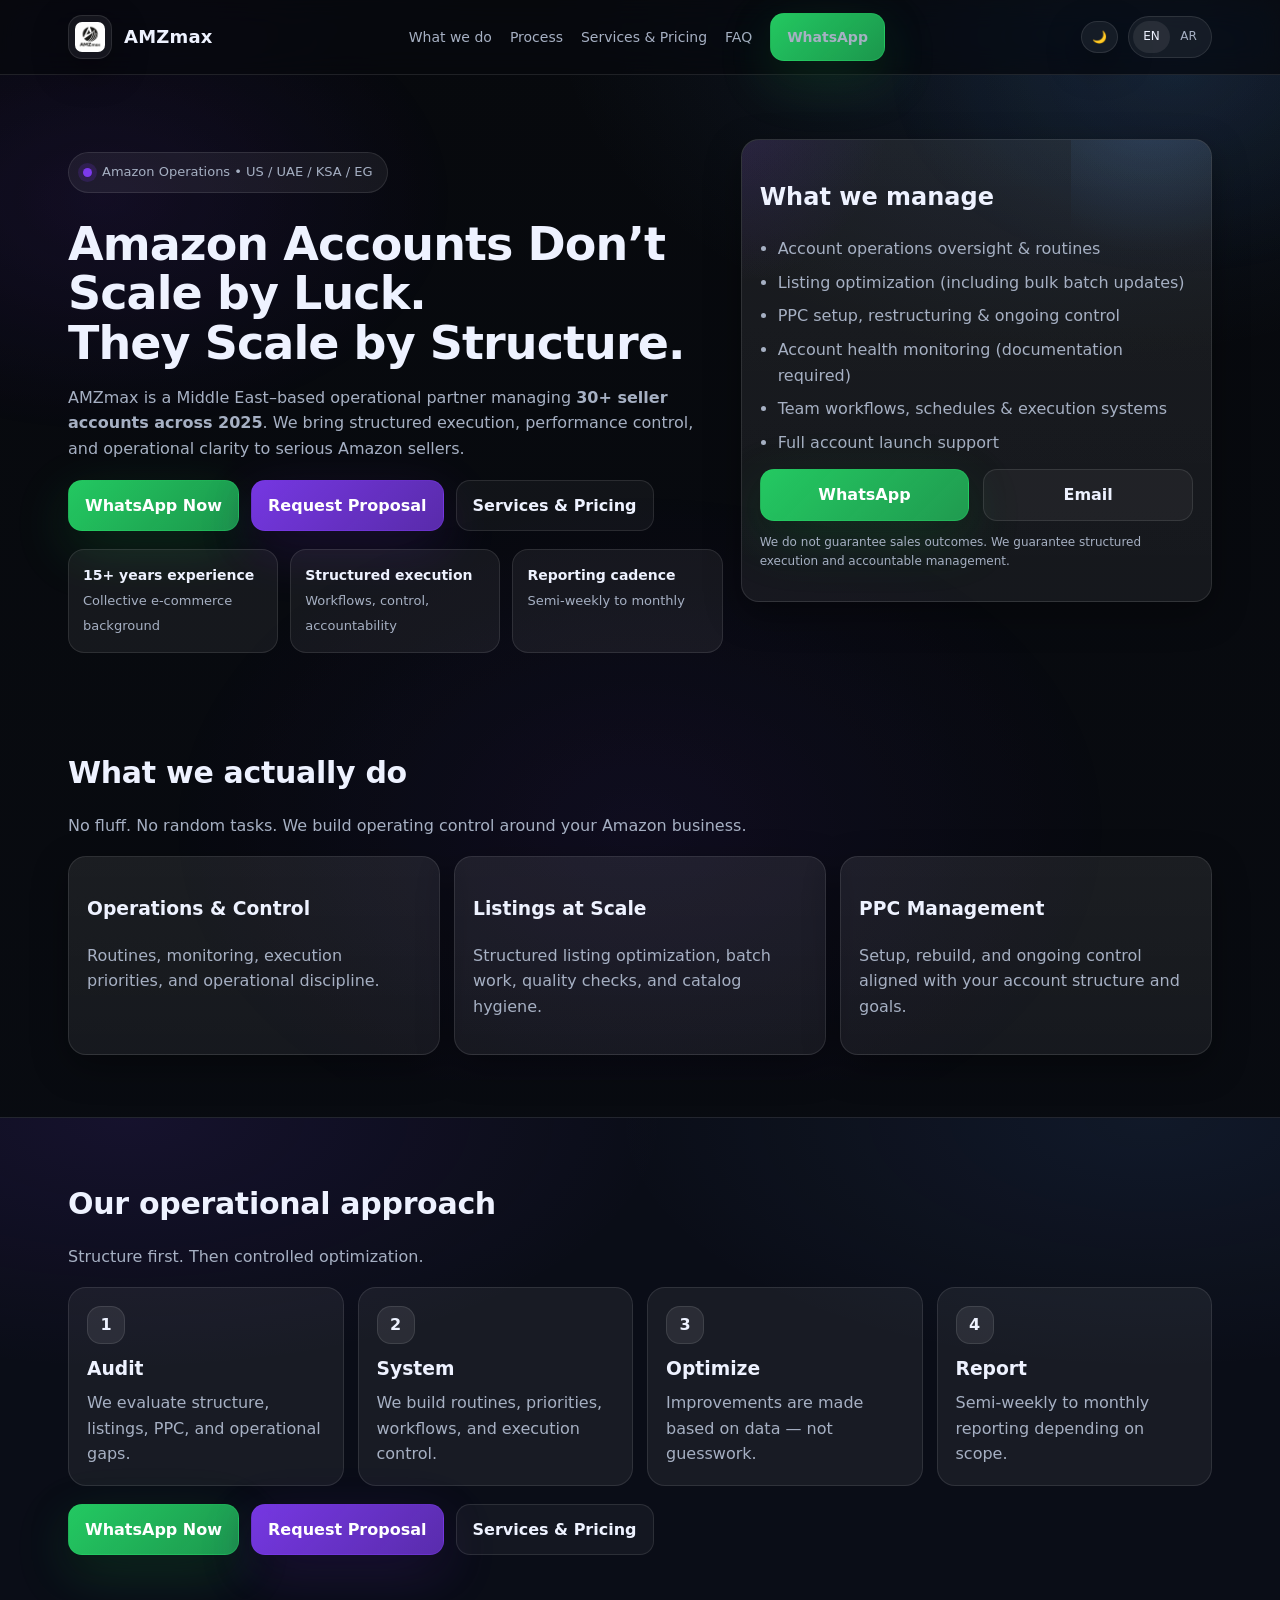
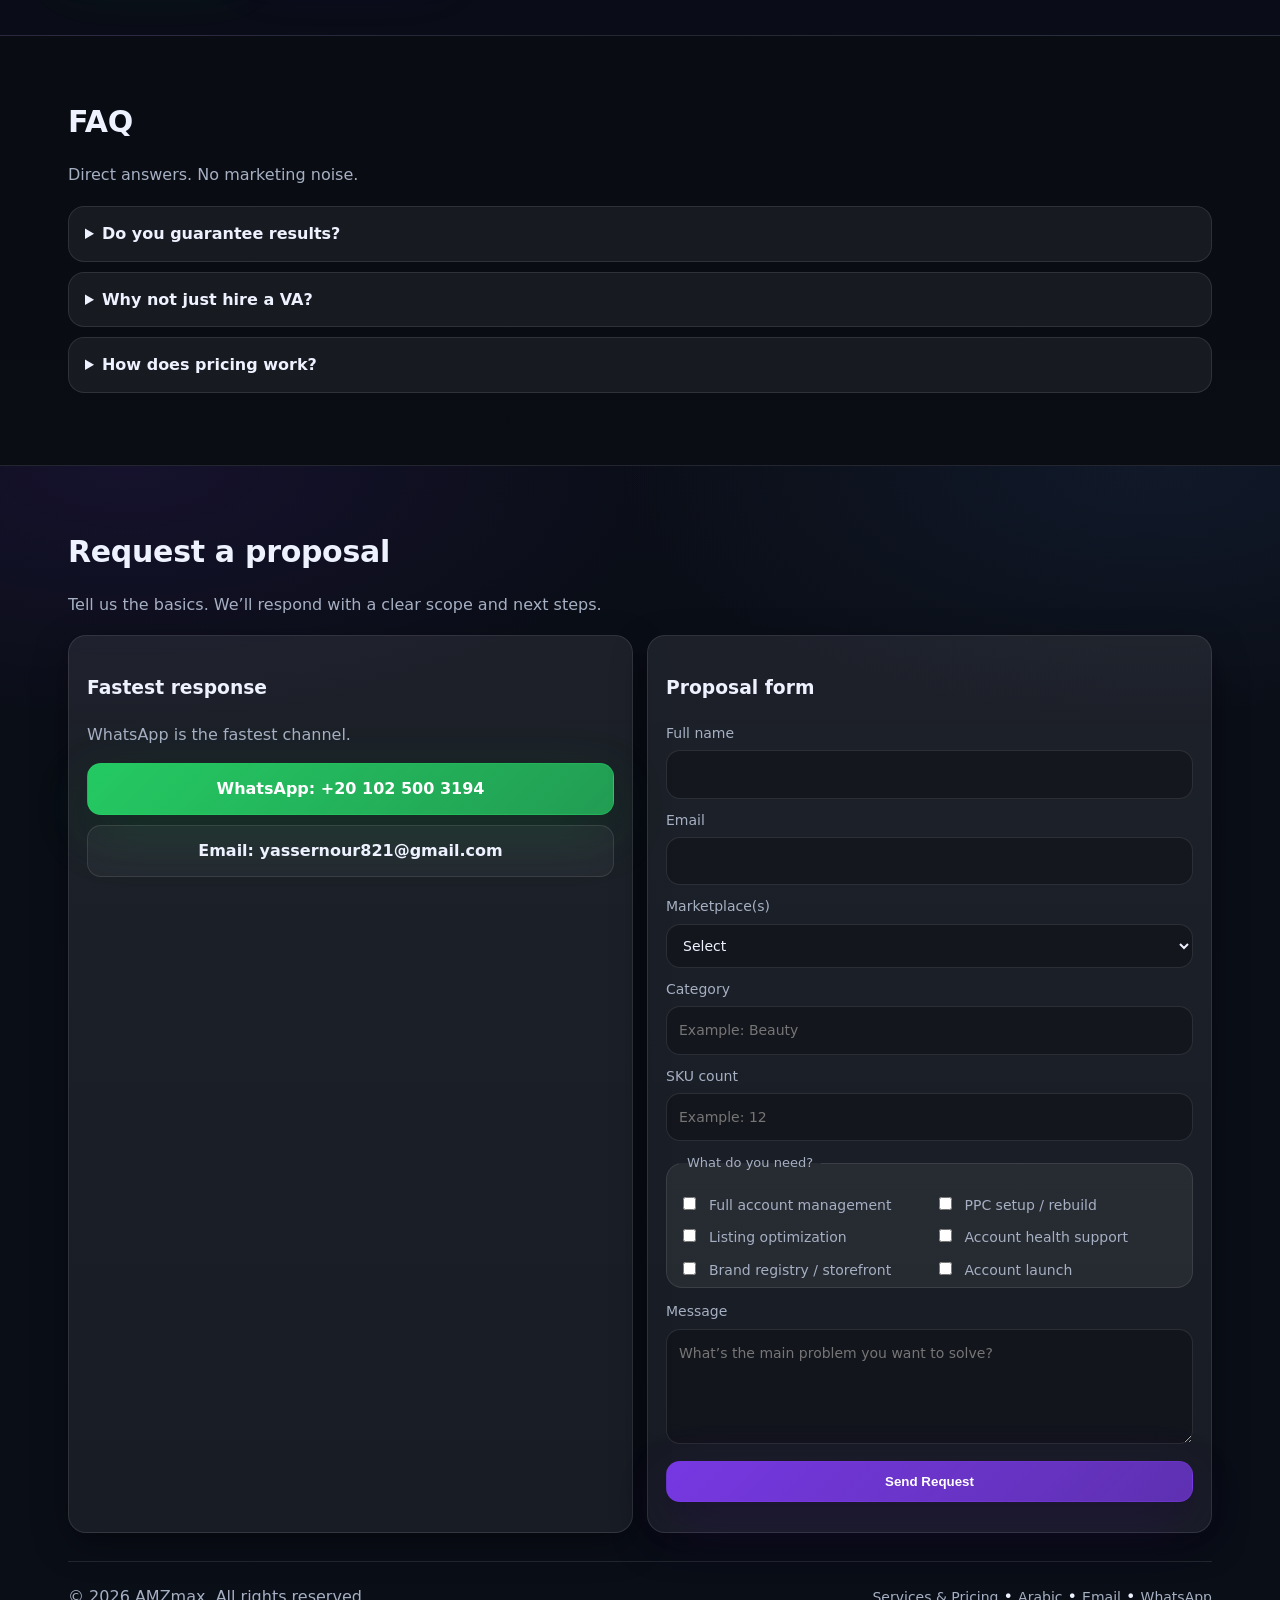
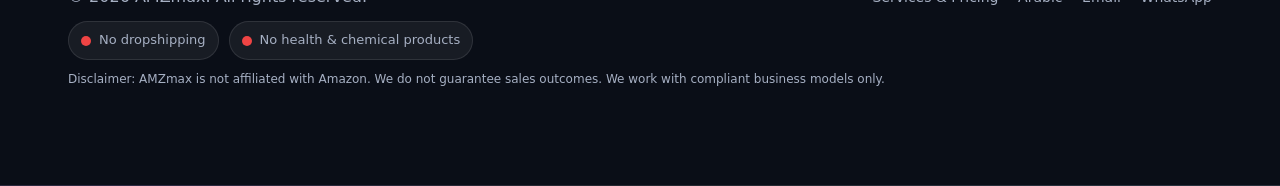
<file: index.html>
<!doctype html>
<html lang="en">
<head>
  <meta charset="utf-8" />
  <meta name="viewport" content="width=device-width,initial-scale=1" />
  <title>AMZmax — Amazon Account Management</title>
  <meta name="description" content="AMZmax is a Middle East–based Amazon operational partner. Structured execution, PPC control, listing optimization, and proposal-based management for serious sellers." />
  <meta name="robots" content="index,follow" />
  <meta name="theme-color" content="#07090d" />
  <link rel="stylesheet" href="styles.css" />
  <!-- Favicon -->
<link rel="icon" href="favicon.ico" sizes="any">
<link rel="icon" type="image/png" sizes="32x32" href="favicon-32x32.png">
<link rel="icon" type="image/png" sizes="16x16" href="favicon-16x16.png">
<link rel="apple-touch-icon" href="apple-touch-icon.png">
<link rel="manifest" href="site.webmanifest">
<link rel="icon" type="image/png" sizes="192x192" href="android-chrome-192x192.png">
<link rel="icon" type="image/png" sizes="512x512" href="android-chrome-512x512.png">
</head>
<body>
  <header class="header">
    <div class="container nav">
      <a class="brand" href="index.html" aria-label="AMZmax home">
        <img src="assets/logo.png" alt="AMZmax logo">
        <span class="brand-name">AMZmax</span>
      </a>

      <nav class="nav-links" aria-label="Primary">
        <a href="#what">What we do</a>
        <a href="#process">Process</a>
        <a href="tiers.html">Services &amp; Pricing</a>
        <a href="#faq">FAQ</a>
        <a class="btn btn-whatsapp" href="https://wa.me/201025003194" target="_blank" rel="noopener">WhatsApp</a>
      </nav>
      
<div class="controls">
  <button class="theme-btn" id="themeBtn" type="button" aria-label="Toggle theme">🌙</button>
  <div class="lang-switch" aria-label="Language switch">
    <a class="active" href="index.html">EN</a>
    <a href="ar/index.html">AR</a>
  </div>
</div>

      <button class="menu-btn" id="menuBtn" aria-label="Open menu" aria-expanded="false">☰</button>
    </div>

    <div class="container mobile-menu" id="mobileMenu" aria-hidden="true">
      <a href="#what">What we do</a>
      <a href="#process">Process</a>
      <a href="tiers.html">Services &amp; Pricing</a>
      <a href="#faq">FAQ</a>
      <a href="#proposal">Request proposal</a>
      <a href="https://wa.me/201025003194" target="_blank" rel="noopener">WhatsApp</a>
      <a href="ar/index.html">العربية</a>
    </div>
  </header>

  <main>
    <!-- HERO -->
    <section class="hero">
      <div class="container hero-grid">
        <div>
          <p class="pill">Amazon Operations • US / UAE / KSA / EG</p>
          <h1>Amazon Accounts Don’t Scale by Luck.<br/>They Scale by Structure.</h1>
          <p class="subhead">
            AMZmax is a Middle East–based operational partner managing <b>30+ seller accounts across 2025</b>.
            We bring structured execution, performance control, and operational clarity to serious Amazon sellers.
          </p>

          <div class="cta-row">
            <a class="btn btn-whatsapp" href="https://wa.me/201025003194" target="_blank" rel="noopener">WhatsApp Now</a>
            <a class="btn btn-primary" href="#proposal">Request Proposal</a>
            <a class="btn btn-ghost" href="tiers.html">Services &amp; Pricing</a>
          </div>

          <div class="trust-row">
            <div class="trust">
              <b>15+ years experience</b>
              <span>Collective e-commerce background</span>
            </div>
            <div class="trust">
              <b>Structured execution</b>
              <span>Workflows, control, accountability</span>
            </div>
            <div class="trust">
              <b>Reporting cadence</b>
              <span>Semi-weekly to monthly</span>
            </div>
          </div>
        </div>

        <div class="card hero-card">
          <h2>What we manage</h2>
          <ul class="clean">
            <li>Account operations oversight & routines</li>
            <li>Listing optimization (including bulk batch updates)</li>
            <li>PPC setup, restructuring & ongoing control</li>
            <li>Account health monitoring (documentation required)</li>
            <li>Team workflows, schedules & execution systems</li>
            <li>Full account launch support</li>
          </ul>

          <div class="grid-2" style="margin-top:14px;">
            <a class="btn btn-whatsapp btn-wide" href="https://wa.me/201025003194" target="_blank" rel="noopener">WhatsApp</a>
            <a class="btn btn-ghost btn-wide" href="mailto:yassernour821@gmail.com?subject=AMZmax%20Proposal%20Request">Email</a>
          </div>

          <p class="tiny muted" style="margin-top:12px;">
            We do not guarantee sales outcomes. We guarantee structured execution and accountable management.
          </p>
        </div>
      </div>
    </section>

    <!-- WHAT -->
    <section class="section" id="what">
      <div class="container">
        <div class="section-head">
          <h2>What we actually do</h2>
          <p class="muted">No fluff. No random tasks. We build operating control around your Amazon business.</p>
        </div>

        <div class="grid-3">
          <div class="card">
            <h3>Operations & Control</h3>
            <p class="muted">Routines, monitoring, execution priorities, and operational discipline.</p>
          </div>
          <div class="card">
            <h3>Listings at Scale</h3>
            <p class="muted">Structured listing optimization, batch work, quality checks, and catalog hygiene.</p>
          </div>
          <div class="card">
            <h3>PPC Management</h3>
            <p class="muted">Setup, rebuild, and ongoing control aligned with your account structure and goals.</p>
          </div>
        </div>
      </div>
    </section>

    <!-- PROCESS -->
    <section class="section alt" id="process">
      <div class="container">
        <div class="section-head">
          <h2>Our operational approach</h2>
          <p class="muted">Structure first. Then controlled optimization.</p>
        </div>

        <div class="steps">
          <div class="step">
            <div class="num">1</div>
            <h3>Audit</h3>
            <p>We evaluate structure, listings, PPC, and operational gaps.</p>
          </div>
          <div class="step">
            <div class="num">2</div>
            <h3>System</h3>
            <p>We build routines, priorities, workflows, and execution control.</p>
          </div>
          <div class="step">
            <div class="num">3</div>
            <h3>Optimize</h3>
            <p>Improvements are made based on data — not guesswork.</p>
          </div>
          <div class="step">
            <div class="num">4</div>
            <h3>Report</h3>
            <p>Semi-weekly to monthly reporting depending on scope.</p>
          </div>
        </div>

        <div class="cta-row" style="margin-top:18px;">
          <a class="btn btn-whatsapp" href="https://wa.me/201025003194" target="_blank" rel="noopener">WhatsApp Now</a>
          <a class="btn btn-primary" href="#proposal">Request Proposal</a>
          <a class="btn btn-ghost" href="tiers.html">Services &amp; Pricing</a>
        </div>
      </div>
    </section>

    <!-- FAQ -->
    <section class="section" id="faq">
      <div class="container">
        <div class="section-head">
          <h2>FAQ</h2>
          <p class="muted">Direct answers. No marketing noise.</p>
        </div>

        <div class="faq">
          <details>
            <summary>Do you guarantee results?</summary>
            <p>No. Amazon performance depends on product, pricing, competition, and ad spend. We guarantee structured execution and accountable management.</p>
          </details>
          <details>
            <summary>Why not just hire a VA?</summary>
            <p>A VA executes tasks. We build operating systems: workflows, routines, priorities, and performance control.</p>
          </details>
          <details>
            <summary>How does pricing work?</summary>
            <p>Proposal-based. We define scope and deliverables after evaluation.</p>
          </details>
        </div>
      </div>
    </section>

    <!-- PROPOSAL -->
    <section class="section alt" id="proposal">
      <div class="container">
        <div class="section-head">
          <h2>Request a proposal</h2>
          <p class="muted">Tell us the basics. We’ll respond with a clear scope and next steps.</p>
        </div>

        <div class="grid-2">
          <div class="card">
            <h3>Fastest response</h3>
            <p class="muted">WhatsApp is the fastest channel.</p>
            <a class="btn btn-whatsapp btn-wide" href="https://wa.me/201025003194" target="_blank" rel="noopener">WhatsApp: +20 102 500 3194</a>
            <a class="btn btn-ghost btn-wide" style="margin-top:10px;" href="mailto:yassernour821@gmail.com?subject=AMZmax%20Proposal%20Request">Email: yassernour821@gmail.com</a>
          </div>

          <div class="card">
            <h3>Proposal form</h3>

            <!-- Replace yourFormID with your real Formspree endpoint -->
            <form data-proposal-form="true" action="https://formspree.io/f/xdalrpdv" method="POST">
              <label>Full name
                <input name="name" type="text" required />
              </label>

              <label>Email
                <input name="email" type="email" required />
              </label>

              <label>Marketplace(s)
                <select name="marketplaces" required>
                  <option value="">Select</option>
                  <option>US</option>
                  <option>UAE</option>
                  <option>KSA</option>
                  <option>EG</option>
                  <option>UK</option>
                  <option>Multiple</option>
                </select>
              </label>

              <label>Category
                <input name="category" type="text" placeholder="Example: Beauty" required />
              </label>

              <label>SKU count
                <input name="sku_count" type="text" placeholder="Example: 12" required />
              </label>

              <fieldset>
                <legend>What do you need?</legend>
                <div class="checks">
                  <label><input type="checkbox" name="need" value="Full Account Management"> Full account management</label>
                  <label><input type="checkbox" name="need" value="PPC Setup/Rebuild"> PPC setup / rebuild</label>
                  <label><input type="checkbox" name="need" value="Listing Optimization"> Listing optimization</label>
                  <label><input type="checkbox" name="need" value="Account Health Support"> Account health support</label>
                  <label><input type="checkbox" name="need" value="Brand Registry/Storefront"> Brand registry / storefront</label>
                  <label><input type="checkbox" name="need" value="Account Launch"> Account launch</label>
                </div>
              </fieldset>

              <label>Message
                <textarea name="message" rows="4" placeholder="What’s the main problem you want to solve?"></textarea>
              </label>

              <button class="btn btn-primary btn-wide" type="submit">Send Request</button>
              <p class="tiny muted" data-form-note style="margin-top:10px;">
              </p>
            </form>
          </div>
        </div>

        <footer class="footer">
          <div class="footer-row">
            <div class="muted">© <span data-year></span> AMZmax. All rights reserved.</div>
            <div>
              <a href="tiers.html">Services &amp; Pricing</a> •
              <a href="ar/index.html">Arabic</a> •
              <a href="mailto:yassernour821@gmail.com?subject=AMZmax%20Proposal%20Request">Email</a> •
              <a href="https://wa.me/201025003194" target="_blank" rel="noopener">WhatsApp</a>
            </div>
          </div>

          <!-- Policies moved to end (as requested) -->
          <div class="policy">
            <span class="badge"><i></i>No dropshipping</span>
            <span class="badge"><i></i>No health &amp; chemical products</span>
          </div>

          <p class="tiny muted" style="margin-top:10px;">
            Disclaimer: AMZmax is not affiliated with Amazon. We do not guarantee sales outcomes. We work with compliant business models only.
          </p>
        </footer>
      </div>
    </section>
  </main>

  <script src="script.js"></script>
</body>
</html>
</file>
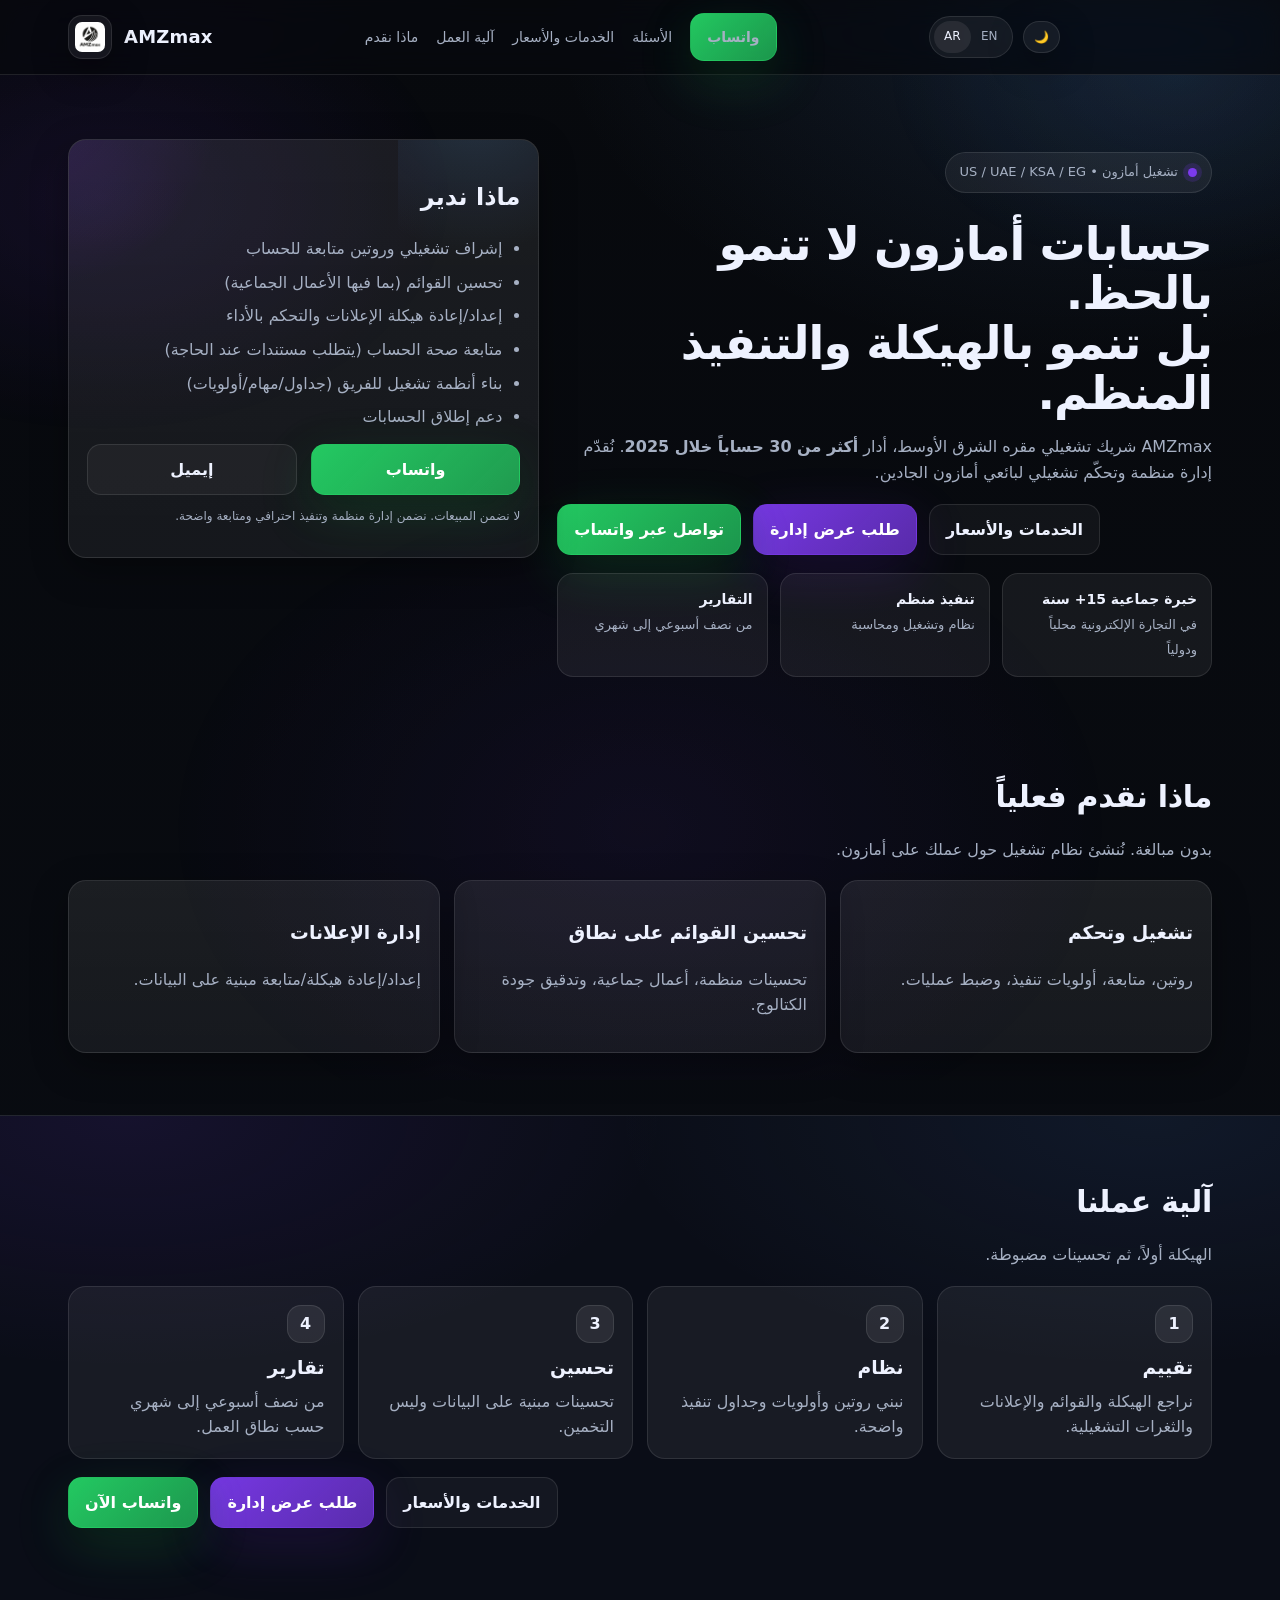
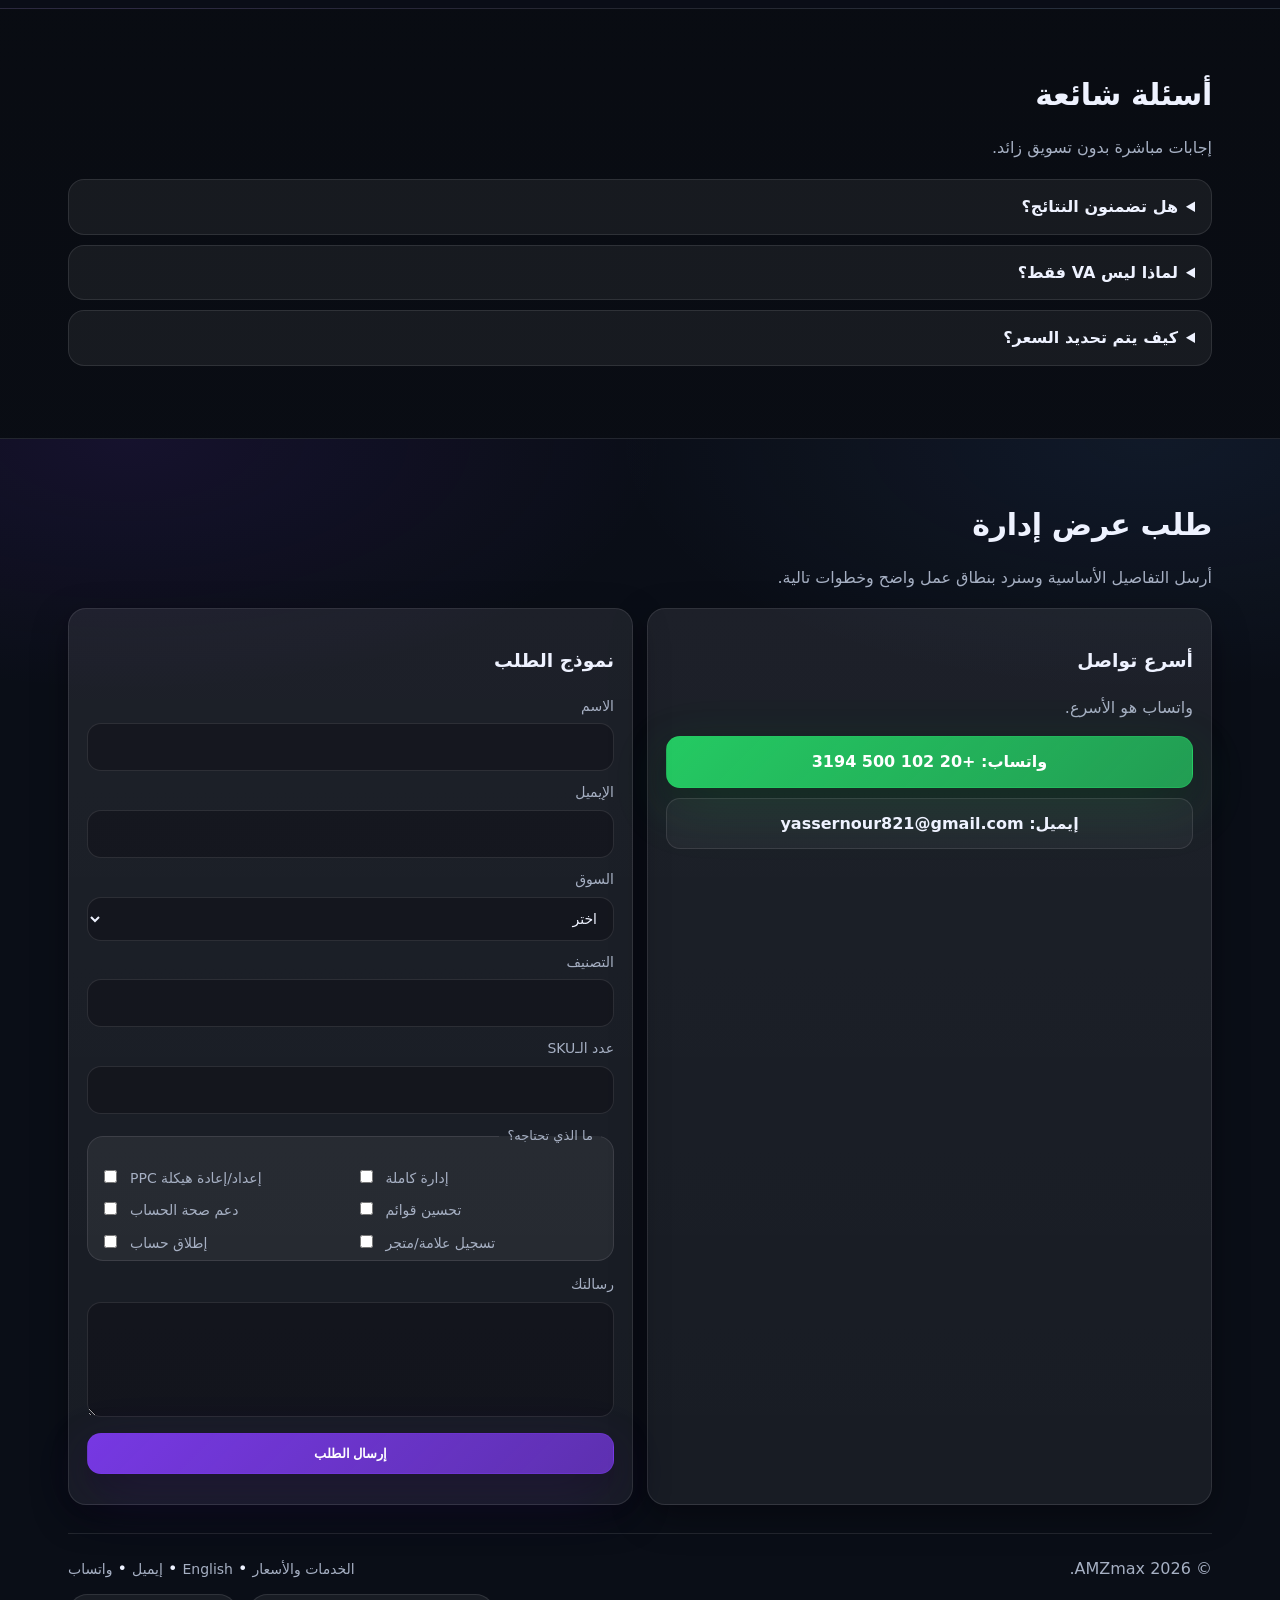
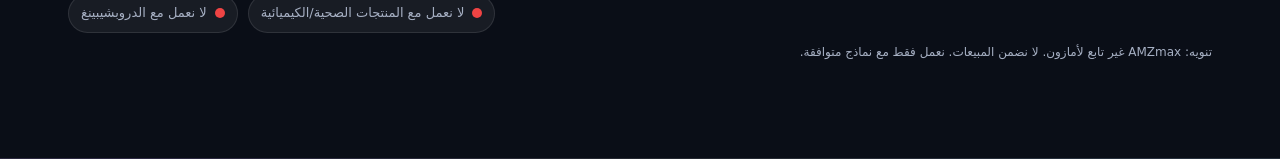
<file: ar/index.html>
<!doctype html>
<html lang="ar">
<head>
  <meta charset="utf-8" />
  <meta name="viewport" content="width=device-width,initial-scale=1" />
  <title>AMZmax — إدارة حسابات أمازون</title>
  <meta name="description" content="AMZmax شريك تشغيلي مقره الشرق الأوسط لإدارة حسابات أمازون بآلية منظمة: تشغيل، تحسين القوائم، الإعلانات، وبناء الأنظمة." />
  <meta name="robots" content="index,follow" />
  <meta name="theme-color" content="#07090d" />
  <link rel="stylesheet" href="../styles.css" />
  <!-- Favicon -->
<link rel="icon" href="favicon.ico" sizes="any">
<link rel="icon" type="image/png" sizes="32x32" href="favicon-32x32.png">
<link rel="icon" type="image/png" sizes="16x16" href="favicon-16x16.png">
<link rel="apple-touch-icon" href="apple-touch-icon.png">
<link rel="manifest" href="site.webmanifest">
<link rel="icon" type="image/png" sizes="192x192" href="android-chrome-192x192.png">
<link rel="icon" type="image/png" sizes="512x512" href="android-chrome-512x512.png">
</head>
<body dir="rtl">
  <header class="header">
    <div class="container nav">
      <a class="brand" href="index.html" aria-label="الصفحة الرئيسية AMZmax">
        <img src="../assets/logo.png" alt="شعار AMZmax">
        <span class="brand-name">AMZmax</span>
      </a>

      <nav class="nav-links" aria-label="القائمة الرئيسية">
        <a href="#what">ماذا نقدم</a>
        <a href="#process">آلية العمل</a>
        <a href="tiers.html">الخدمات والأسعار</a>
        <a href="#faq">الأسئلة</a>
        <a class="btn btn-whatsapp" href="https://wa.me/201025003194" target="_blank" rel="noopener">واتساب</a>
      </nav>

<div class="controls">
  <button class="theme-btn" id="themeBtn" type="button" aria-label="تبديل المظهر">🌙</button>
  <div class="lang-switch" aria-label="تبديل اللغة">
    <a href="../index.html">EN</a>
    <a class="active" href="index.html">AR</a>
  </div>
</div>
<div class="controls">

      <button class="menu-btn" id="menuBtn" aria-label="فتح القائمة" aria-expanded="false">☰</button>
    </div>

    <div class="container mobile-menu" id="mobileMenu" aria-hidden="true">
      <a href="#what">ماذا نقدم</a>
      <a href="#process">آلية العمل</a>
      <a href="tiers.html">الخدمات والأسعار</a>
      <a href="#faq">الأسئلة</a>
      <a href="#proposal">طلب عرض إدارة</a>
      <a href="https://wa.me/201025003194" target="_blank" rel="noopener">واتساب</a>
      <a href="../index.html">English</a>
    </div>
  </header>

  <main>
    <section class="hero">
      <div class="container hero-grid">
        <div>
          <p class="pill">تشغيل أمازون • US / UAE / KSA / EG</p>
          <h1>حسابات أمازون لا تنمو بالحظ.<br/>بل تنمو بالهيكلة والتنفيذ المنظم.</h1>
          <p class="subhead">
            AMZmax شريك تشغيلي مقره الشرق الأوسط، أدار <b>أكثر من 30 حساباً خلال 2025</b>.
            نُقدّم إدارة منظمة وتحكّم تشغيلي لبائعي أمازون الجادين.
          </p>

          <div class="cta-row">
            <a class="btn btn-whatsapp" href="https://wa.me/201025003194" target="_blank" rel="noopener">تواصل عبر واتساب</a>
            <a class="btn btn-primary" href="#proposal">طلب عرض إدارة</a>
            <a class="btn btn-ghost" href="tiers.html">الخدمات والأسعار</a>
          </div>

          <div class="trust-row">
            <div class="trust">
              <b>خبرة جماعية 15+ سنة</b>
              <span>في التجارة الإلكترونية محلياً ودولياً</span>
            </div>
            <div class="trust">
              <b>تنفيذ منظم</b>
              <span>نظام وتشغيل ومحاسبة</span>
            </div>
            <div class="trust">
              <b>التقارير</b>
              <span>من نصف أسبوعي إلى شهري</span>
            </div>
          </div>
        </div>

        <div class="card hero-card">
          <h2>ماذا ندير</h2>
          <ul class="clean">
            <li>إشراف تشغيلي وروتين متابعة للحساب</li>
            <li>تحسين القوائم (بما فيها الأعمال الجماعية)</li>
            <li>إعداد/إعادة هيكلة الإعلانات والتحكم بالأداء</li>
            <li>متابعة صحة الحساب (يتطلب مستندات عند الحاجة)</li>
            <li>بناء أنظمة تشغيل للفريق (جداول/مهام/أولويات)</li>
            <li>دعم إطلاق الحسابات</li>
          </ul>

          <div class="grid-2" style="margin-top:14px;">
            <a class="btn btn-whatsapp btn-wide" href="https://wa.me/201025003194" target="_blank" rel="noopener">واتساب</a>
            <a class="btn btn-ghost btn-wide" href="mailto:yassernour821@gmail.com?subject=AMZmax%20طلب%20عرض%20إدارة">إيميل</a>
          </div>

          <p class="tiny muted" style="margin-top:12px;">
            لا نضمن المبيعات. نضمن إدارة منظمة وتنفيذ احترافي ومتابعة واضحة.
          </p>
        </div>
      </div>
    </section>

    <section class="section" id="what">
      <div class="container">
        <div class="section-head">
          <h2>ماذا نقدم فعلياً</h2>
          <p class="muted">بدون مبالغة. نُنشئ نظام تشغيل حول عملك على أمازون.</p>
        </div>

        <div class="grid-3">
          <div class="card">
            <h3>تشغيل وتحكم</h3>
            <p class="muted">روتين، متابعة، أولويات تنفيذ، وضبط عمليات.</p>
          </div>
          <div class="card">
            <h3>تحسين القوائم على نطاق</h3>
            <p class="muted">تحسينات منظمة، أعمال جماعية، وتدقيق جودة الكتالوج.</p>
          </div>
          <div class="card">
            <h3>إدارة الإعلانات</h3>
            <p class="muted">إعداد/إعادة هيكلة/متابعة مبنية على البيانات.</p>
          </div>
        </div>
      </div>
    </section>

    <section class="section alt" id="process">
      <div class="container">
        <div class="section-head">
          <h2>آلية عملنا</h2>
          <p class="muted">الهيكلة أولاً، ثم تحسينات مضبوطة.</p>
        </div>

        <div class="steps">
          <div class="step">
            <div class="num">1</div>
            <h3>تقييم</h3>
            <p>نراجع الهيكلة والقوائم والإعلانات والثغرات التشغيلية.</p>
          </div>
          <div class="step">
            <div class="num">2</div>
            <h3>نظام</h3>
            <p>نبني روتين وأولويات وجداول تنفيذ واضحة.</p>
          </div>
          <div class="step">
            <div class="num">3</div>
            <h3>تحسين</h3>
            <p>تحسينات مبنية على البيانات وليس التخمين.</p>
          </div>
          <div class="step">
            <div class="num">4</div>
            <h3>تقارير</h3>
            <p>من نصف أسبوعي إلى شهري حسب نطاق العمل.</p>
          </div>
        </div>

        <div class="cta-row" style="margin-top:18px;">
          <a class="btn btn-whatsapp" href="https://wa.me/201025003194" target="_blank" rel="noopener">واتساب الآن</a>
          <a class="btn btn-primary" href="#proposal">طلب عرض إدارة</a>
          <a class="btn btn-ghost" href="tiers.html">الخدمات والأسعار</a>
        </div>
      </div>
    </section>

    <section class="section" id="faq">
      <div class="container">
        <div class="section-head">
          <h2>أسئلة شائعة</h2>
          <p class="muted">إجابات مباشرة بدون تسويق زائد.</p>
        </div>

        <div class="faq">
          <details>
            <summary>هل تضمنون النتائج؟</summary>
            <p>لا. الأداء يعتمد على المنتج والسعر والمنافسة وميزانية الإعلان. نحن نضمن إدارة منظمة وتنفيذ احترافي ومتابعة واضحة.</p>
          </details>
          <details>
            <summary>لماذا ليس VA فقط؟</summary>
            <p>الـVA ينفذ مهام. نحن نبني نظام تشغيل: روتين، أولويات، جداول، وتحكم بالأداء.</p>
          </details>
          <details>
            <summary>كيف يتم تحديد السعر؟</summary>
            <p>عرض إدارة حسب التقييم. نحدد نطاق العمل والتسليمات بعد مراجعة الحساب واحتياجاته.</p>
          </details>
        </div>
      </div>
    </section>

    <section class="section alt" id="proposal">
      <div class="container">
        <div class="section-head">
          <h2>طلب عرض إدارة</h2>
          <p class="muted">أرسل التفاصيل الأساسية وسنرد بنطاق عمل واضح وخطوات تالية.</p>
        </div>

        <div class="grid-2">
          <div class="card">
            <h3>أسرع تواصل</h3>
            <p class="muted">واتساب هو الأسرع.</p>
            <a class="btn btn-whatsapp btn-wide" href="https://wa.me/201025003194" target="_blank" rel="noopener">واتساب: +20 102 500 3194</a>
            <a class="btn btn-ghost btn-wide" style="margin-top:10px;" href="mailto:yassernour821@gmail.com?subject=AMZmax%20طلب%20عرض%20إدارة">إيميل: yassernour821@gmail.com</a>
          </div>

          <div class="card">
            <h3>نموذج الطلب</h3>

        <form data-proposal-form="true" action="https://formspree.io/f/xdalrpdv" method="POST">
              <label>الاسم
                <input name="name" type="text" required />
              </label>

              <label>الإيميل
                <input name="email" type="email" required />
              </label>

              <label>السوق
                <select name="marketplaces" required>
                  <option value="">اختر</option>
                  <option>US</option>
                  <option>UAE</option>
                  <option>KSA</option>
                  <option>EG</option>
                  <option>UK</option>
                  <option>أكثر من سوق</option>
                </select>
              </label>

              <label>التصنيف
                <input name="category" type="text" required />
              </label>

              <label>عدد الـSKU
                <input name="sku_count" type="text" required />
              </label>

              <fieldset>
                <legend>ما الذي تحتاجه؟</legend>
                <div class="checks">
                  <label><input type="checkbox" name="need" value="إدارة كاملة"> إدارة كاملة</label>
                  <label><input type="checkbox" name="need" value="إعلانات PPC"> إعداد/إعادة هيكلة PPC</label>
                  <label><input type="checkbox" name="need" value="تحسين قوائم"> تحسين قوائم</label>
                  <label><input type="checkbox" name="need" value="صحة الحساب"> دعم صحة الحساب</label>
                  <label><input type="checkbox" name="need" value="تسجيل علامة/متجر"> تسجيل علامة/متجر</label>
                  <label><input type="checkbox" name="need" value="إطلاق حساب"> إطلاق حساب</label>
                </div>
              </fieldset>

              <label>رسالتك
                <textarea name="message" rows="4"></textarea>
              </label>

              <button class="btn btn-primary btn-wide" type="submit">إرسال الطلب</button>
              <p class="tiny muted" data-form-note style="margin-top:10px;">
              </p>
            </form>
          </div>
        </div>

        <footer class="footer">
          <div class="footer-row">
            <div class="muted">© <span data-year></span> AMZmax.</div>
            <div>
              <a href="tiers.html">الخدمات والأسعار</a> •
              <a href="../index.html">English</a> •
              <a href="mailto:yassernour821@gmail.com?subject=AMZmax%20طلب%20عرض%20إدارة">إيميل</a> •
              <a href="https://wa.me/201025003194" target="_blank" rel="noopener">واتساب</a>
            </div>
          </div>

          <div class="policy">
            <span class="badge"><i></i>لا نعمل مع الدروبشيبينغ</span>
            <span class="badge"><i></i>لا نعمل مع المنتجات الصحية/الكيميائية</span>
          </div>

          <p class="tiny muted" style="margin-top:10px;">
            تنويه: AMZmax غير تابع لأمازون. لا نضمن المبيعات. نعمل فقط مع نماذج متوافقة.
          </p>
        </footer>
      </div>
    </section>
  </main>

  <script src="../script.js"></script>
</body>
</html>
</file>
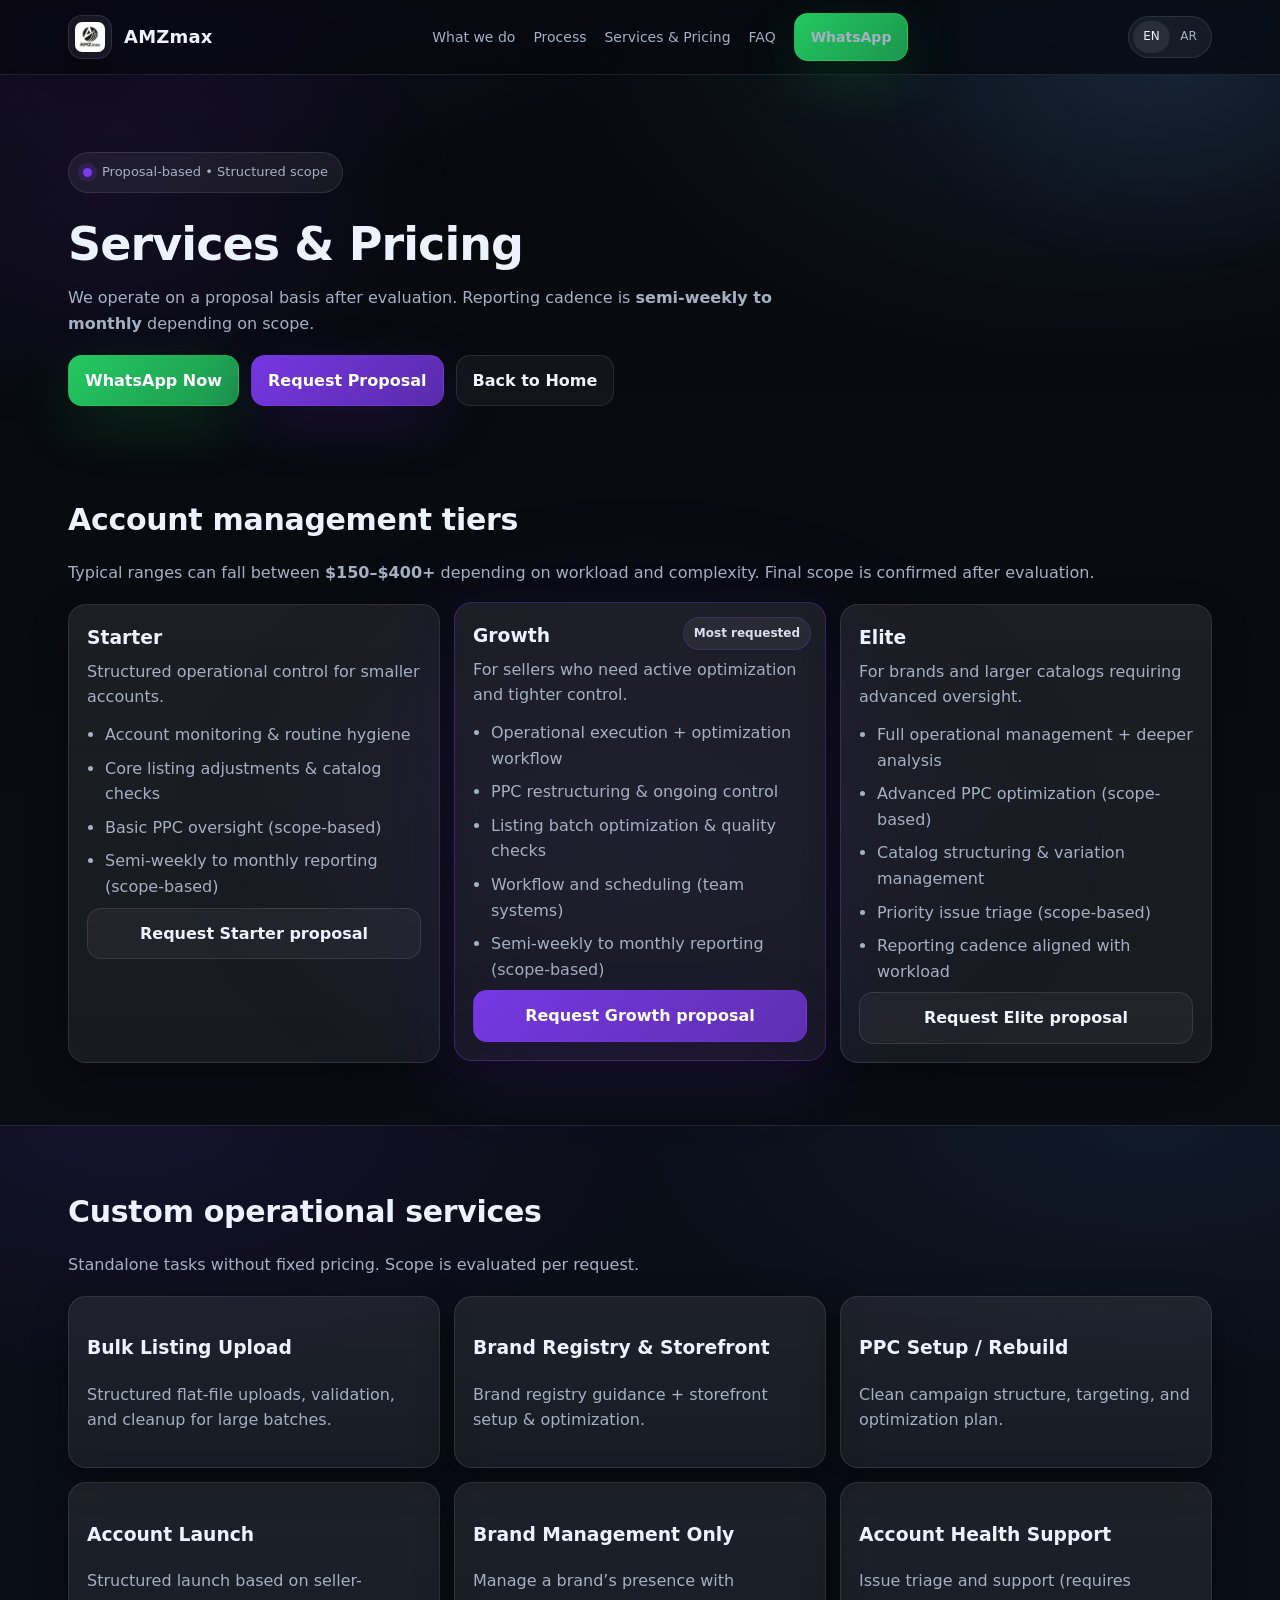
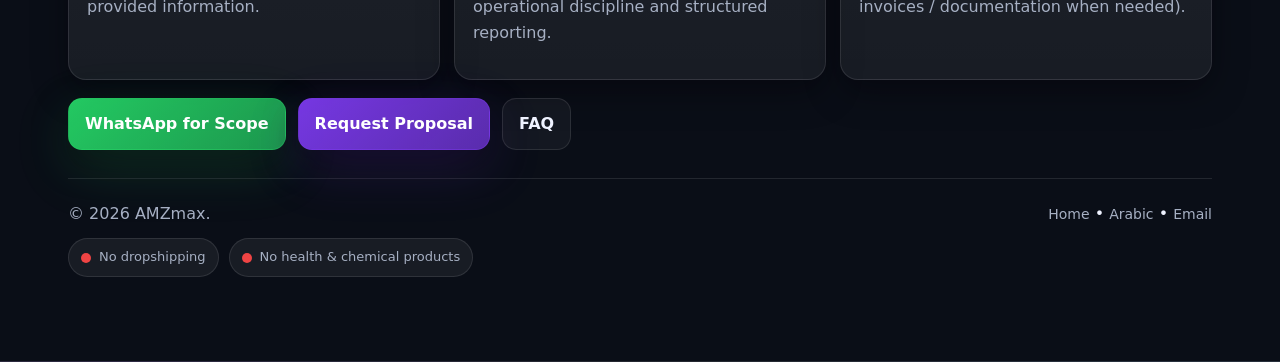
<file: tiers.html>
<!doctype html>
<html lang="en">
<head>
  <meta charset="utf-8" />
  <meta name="viewport" content="width=device-width,initial-scale=1" />
  <title>AMZmax — Services & Pricing</title>
  <meta name="description" content="AMZmax services and proposal-based pricing. Account management tiers and custom Amazon operational services." />
  <meta name="robots" content="index,follow" />
  <meta name="theme-color" content="#07090d" />
  <link rel="stylesheet" href="styles.css" />
  <!-- Favicon -->
<link rel="icon" href="favicon.ico" sizes="any">
<link rel="icon" type="image/png" sizes="32x32" href="favicon-32x32.png">
<link rel="icon" type="image/png" sizes="16x16" href="favicon-16x16.png">
<link rel="apple-touch-icon" href="apple-touch-icon.png">
<link rel="manifest" href="site.webmanifest">
<link rel="icon" type="image/png" sizes="192x192" href="android-chrome-192x192.png">
<link rel="icon" type="image/png" sizes="512x512" href="android-chrome-512x512.png">
</head>
<body>
  <header class="header">
    <div class="container nav">
      <a class="brand" href="index.html" aria-label="AMZmax home">
        <img src="assets/logo.png" alt="AMZmax logo">
        <span class="brand-name">AMZmax</span>
      </a>

      <nav class="nav-links" aria-label="Primary">
        <a href="index.html#what">What we do</a>
        <a href="index.html#process">Process</a>
        <a href="tiers.html">Services &amp; Pricing</a>
        <a href="index.html#faq">FAQ</a>
        <a class="btn btn-whatsapp" href="https://wa.me/201025003194" target="_blank" rel="noopener">WhatsApp</a>
      </nav>

      <div class="lang-switch" aria-label="Language switch">
        <a class="active" href="tiers.html">EN</a>
        <a href="ar/tiers.html">AR</a>
      </div>

      <button class="menu-btn" id="menuBtn" aria-label="Open menu" aria-expanded="false">☰</button>
    </div>

    <div class="container mobile-menu" id="mobileMenu" aria-hidden="true">
      <a href="index.html">Home</a>
      <a href="#tiers">Tiers</a>
      <a href="#custom">Custom services</a>
      <a href="index.html#faq">FAQ</a>
      <a href="index.html#proposal">Request proposal</a>
      <a href="https://wa.me/201025003194" target="_blank" rel="noopener">WhatsApp</a>
      <a href="ar/tiers.html">العربية</a>
    </div>
  </header>

  <main>
    <section class="hero" style="padding-bottom:10px;">
      <div class="container">
        <p class="pill">Proposal-based • Structured scope</p>
        <h1>Services &amp; Pricing</h1>
        <p class="subhead">
          We operate on a proposal basis after evaluation. Reporting cadence is <b>semi-weekly to monthly</b> depending on scope.
        </p>

        <div class="cta-row">
          <a class="btn btn-whatsapp" href="https://wa.me/201025003194" target="_blank" rel="noopener">WhatsApp Now</a>
          <a class="btn btn-primary" href="index.html#proposal">Request Proposal</a>
          <a class="btn btn-ghost" href="index.html">Back to Home</a>
        </div>
      </div>
    </section>

    <section class="section" id="tiers">
      <div class="container">
        <div class="section-head">
          <h2>Account management tiers</h2>
          <p class="muted">
            Typical ranges can fall between <b>$150–$400+</b> depending on workload and complexity. Final scope is confirmed after evaluation.
          </p>
        </div>

        <div class="pricing">
          <div class="tier">
            <h3>Starter</h3>
            <p>Structured operational control for smaller accounts.</p>
            <ul>
              <li>Account monitoring & routine hygiene</li>
              <li>Core listing adjustments & catalog checks</li>
              <li>Basic PPC oversight (scope-based)</li>
              <li>Semi-weekly to monthly reporting (scope-based)</li>
            </ul>
            <a class="btn btn-ghost btn-wide" href="index.html#proposal">Request Starter proposal</a>
          </div>

          <div class="tier featured">
            <div class="tag">Most requested</div>
            <h3>Growth</h3>
            <p>For sellers who need active optimization and tighter control.</p>
            <ul>
              <li>Operational execution + optimization workflow</li>
              <li>PPC restructuring & ongoing control</li>
              <li>Listing batch optimization & quality checks</li>
              <li>Workflow and scheduling (team systems)</li>
              <li>Semi-weekly to monthly reporting (scope-based)</li>
            </ul>
            <a class="btn btn-primary btn-wide" href="index.html#proposal">Request Growth proposal</a>
          </div>

          <div class="tier">
            <h3>Elite</h3>
            <p>For brands and larger catalogs requiring advanced oversight.</p>
            <ul>
              <li>Full operational management + deeper analysis</li>
              <li>Advanced PPC optimization (scope-based)</li>
              <li>Catalog structuring & variation management</li>
              <li>Priority issue triage (scope-based)</li>
              <li>Reporting cadence aligned with workload</li>
            </ul>
            <a class="btn btn-ghost btn-wide" href="index.html#proposal">Request Elite proposal</a>
          </div>
        </div>
      </div>
    </section>

    <section class="section alt" id="custom">
      <div class="container">
        <div class="section-head">
          <h2>Custom operational services</h2>
          <p class="muted">Standalone tasks without fixed pricing. Scope is evaluated per request.</p>
        </div>

        <div class="grid-3">
          <div class="card">
            <h3>Bulk Listing Upload</h3>
            <p class="muted">Structured flat-file uploads, validation, and cleanup for large batches.</p>
          </div>
          <div class="card">
            <h3>Brand Registry & Storefront</h3>
            <p class="muted">Brand registry guidance + storefront setup & optimization.</p>
          </div>
          <div class="card">
            <h3>PPC Setup / Rebuild</h3>
            <p class="muted">Clean campaign structure, targeting, and optimization plan.</p>
          </div>
          <div class="card">
            <h3>Account Launch</h3>
            <p class="muted">Structured launch based on seller-provided information.</p>
          </div>
          <div class="card">
            <h3>Brand Management Only</h3>
            <p class="muted">Manage a brand’s presence with operational discipline and structured reporting.</p>
          </div>
          <div class="card">
            <h3>Account Health Support</h3>
            <p class="muted">Issue triage and support (requires invoices / documentation when needed).</p>
          </div>
        </div>

        <div class="cta-row" style="margin-top:18px;">
          <a class="btn btn-whatsapp" href="https://wa.me/201025003194" target="_blank" rel="noopener">WhatsApp for Scope</a>
          <a class="btn btn-primary" href="index.html#proposal">Request Proposal</a>
          <a class="btn btn-ghost" href="index.html#faq">FAQ</a>
        </div>

        <footer class="footer">
          <div class="footer-row">
            <div class="muted">© <span data-year></span> AMZmax.</div>
            <div>
              <a href="index.html">Home</a> •
              <a href="ar/tiers.html">Arabic</a> •
              <a href="mailto:yassernour821@gmail.com?subject=AMZmax%20Custom%20Service%20Request">Email</a>
            </div>
          </div>

          <!-- Policies moved to end -->
          <div class="policy">
            <span class="badge"><i></i>No dropshipping</span>
            <span class="badge"><i></i>No health &amp; chemical products</span>
          </div>
        </footer>
      </div>
    </section>
  </main>

  <script src="script.js"></script>
</body>
</html>
</file>
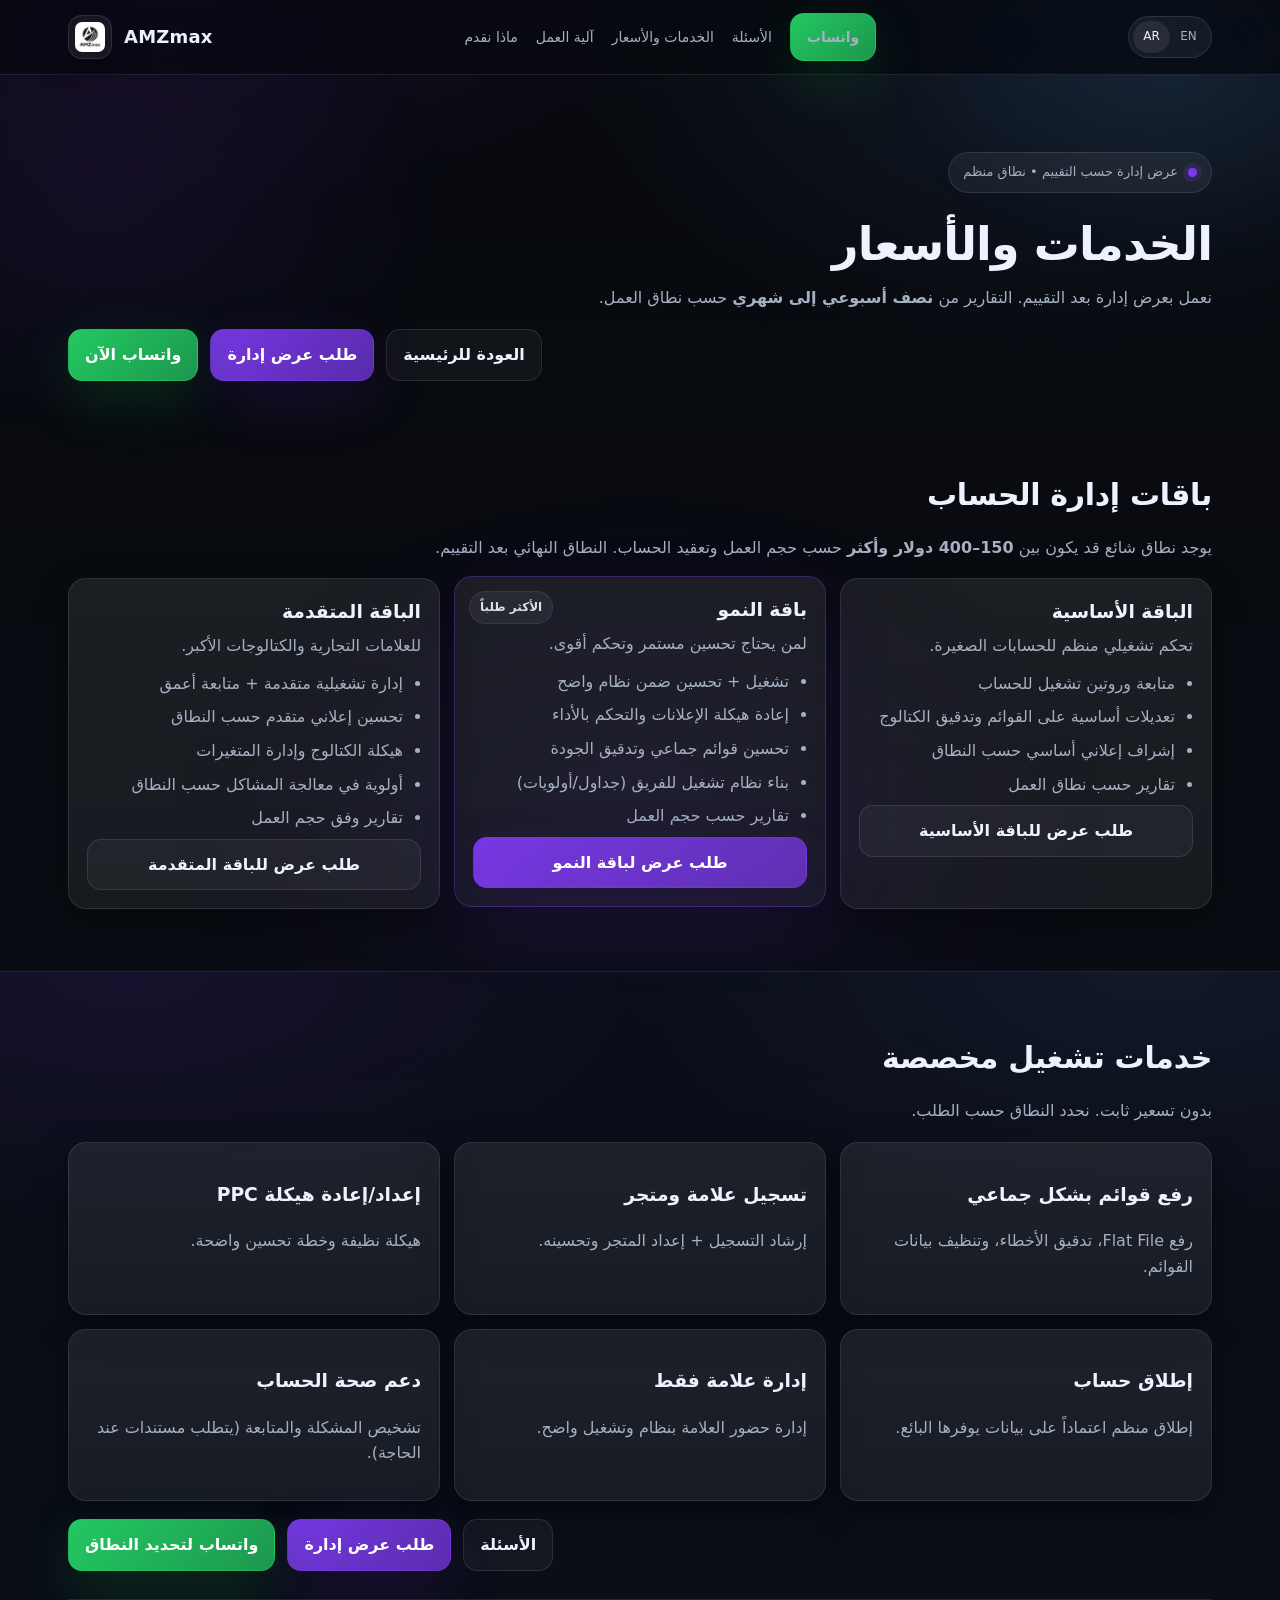
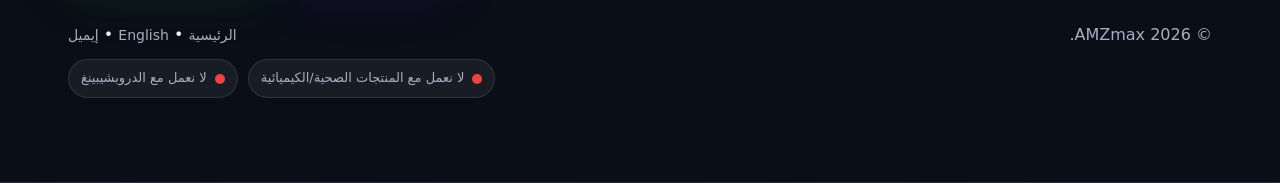
<file: ar/tiers.html>
<!doctype html>
<html lang="ar">
<head>
  <meta charset="utf-8" />
  <meta name="viewport" content="width=device-width,initial-scale=1" />
  <title>AMZmax — الخدمات والأسعار</title>
  <meta name="description" content="الخدمات والأسعار بنظام عرض إدارة حسب التقييم. باقات إدارة الحساب وخدمات تشغيل مخصصة." />
  <meta name="robots" content="index,follow" />
  <meta name="theme-color" content="#07090d" />
  <link rel="stylesheet" href="../styles.css" />
  <!-- Favicon -->
<link rel="icon" href="favicon.ico" sizes="any">
<link rel="icon" type="image/png" sizes="32x32" href="favicon-32x32.png">
<link rel="icon" type="image/png" sizes="16x16" href="favicon-16x16.png">
<link rel="apple-touch-icon" href="apple-touch-icon.png">
<link rel="manifest" href="site.webmanifest">
<link rel="icon" type="image/png" sizes="192x192" href="android-chrome-192x192.png">
<link rel="icon" type="image/png" sizes="512x512" href="android-chrome-512x512.png">
</head>
<body dir="rtl">
  <header class="header">
    <div class="container nav">
      <a class="brand" href="index.html" aria-label="الصفحة الرئيسية AMZmax">
        <img src="../assets/logo.png" alt="شعار AMZmax">
        <span class="brand-name">AMZmax</span>
      </a>

      <nav class="nav-links" aria-label="القائمة الرئيسية">
        <a href="index.html#what">ماذا نقدم</a>
        <a href="index.html#process">آلية العمل</a>
        <a href="tiers.html">الخدمات والأسعار</a>
        <a href="index.html#faq">الأسئلة</a>
        <a class="btn btn-whatsapp" href="https://wa.me/201025003194" target="_blank" rel="noopener">واتساب</a>
      </nav>

      <div class="lang-switch" aria-label="تبديل اللغة">
        <a href="../tiers.html">EN</a>
        <a class="active" href="tiers.html">AR</a>
      </div>

      <button class="menu-btn" id="menuBtn" aria-label="فتح القائمة" aria-expanded="false">☰</button>
    </div>

    <div class="container mobile-menu" id="mobileMenu" aria-hidden="true">
      <a href="index.html">الرئيسية</a>
      <a href="#tiers">الباقات</a>
      <a href="#custom">خدمات مخصصة</a>
      <a href="index.html#faq">الأسئلة</a>
      <a href="index.html#proposal">طلب عرض إدارة</a>
      <a href="https://wa.me/201025003194" target="_blank" rel="noopener">واتساب</a>
      <a href="../tiers.html">English</a>
    </div>
  </header>

  <main>
    <section class="hero" style="padding-bottom:10px;">
      <div class="container">
        <p class="pill">عرض إدارة حسب التقييم • نطاق منظم</p>
        <h1>الخدمات والأسعار</h1>
        <p class="subhead">
          نعمل بعرض إدارة بعد التقييم. التقارير من <b>نصف أسبوعي إلى شهري</b> حسب نطاق العمل.
        </p>

        <div class="cta-row">
          <a class="btn btn-whatsapp" href="https://wa.me/201025003194" target="_blank" rel="noopener">واتساب الآن</a>
          <a class="btn btn-primary" href="index.html#proposal">طلب عرض إدارة</a>
          <a class="btn btn-ghost" href="index.html">العودة للرئيسية</a>
        </div>
      </div>
    </section>

    <section class="section" id="tiers">
      <div class="container">
        <div class="section-head">
          <h2>باقات إدارة الحساب</h2>
          <p class="muted">
            يوجد نطاق شائع قد يكون بين <b>150–400 دولار وأكثر</b> حسب حجم العمل وتعقيد الحساب. النطاق النهائي بعد التقييم.
          </p>
        </div>

        <div class="pricing">
          <div class="tier">
            <h3>الباقة الأساسية</h3>
            <p>تحكم تشغيلي منظم للحسابات الصغيرة.</p>
            <ul>
              <li>متابعة وروتين تشغيل للحساب</li>
              <li>تعديلات أساسية على القوائم وتدقيق الكتالوج</li>
              <li>إشراف إعلاني أساسي حسب النطاق</li>
              <li>تقارير حسب نطاق العمل</li>
            </ul>
            <a class="btn btn-ghost btn-wide" href="index.html#proposal">طلب عرض للباقة الأساسية</a>
          </div>

          <div class="tier featured">
            <div class="tag">الأكثر طلباً</div>
            <h3>باقة النمو</h3>
            <p>لمن يحتاج تحسين مستمر وتحكم أقوى.</p>
            <ul>
              <li>تشغيل + تحسين ضمن نظام واضح</li>
              <li>إعادة هيكلة الإعلانات والتحكم بالأداء</li>
              <li>تحسين قوائم جماعي وتدقيق الجودة</li>
              <li>بناء نظام تشغيل للفريق (جداول/أولويات)</li>
              <li>تقارير حسب حجم العمل</li>
            </ul>
            <a class="btn btn-primary btn-wide" href="index.html#proposal">طلب عرض لباقة النمو</a>
          </div>

          <div class="tier">
            <h3>الباقة المتقدمة</h3>
            <p>للعلامات التجارية والكتالوجات الأكبر.</p>
            <ul>
              <li>إدارة تشغيلية متقدمة + متابعة أعمق</li>
              <li>تحسين إعلاني متقدم حسب النطاق</li>
              <li>هيكلة الكتالوج وإدارة المتغيرات</li>
              <li>أولوية في معالجة المشاكل حسب النطاق</li>
              <li>تقارير وفق حجم العمل</li>
            </ul>
            <a class="btn btn-ghost btn-wide" href="index.html#proposal">طلب عرض للباقة المتقدمة</a>
          </div>
        </div>
      </div>
    </section>

    <section class="section alt" id="custom">
      <div class="container">
        <div class="section-head">
          <h2>خدمات تشغيل مخصصة</h2>
          <p class="muted">بدون تسعير ثابت. نحدد النطاق حسب الطلب.</p>
        </div>

        <div class="grid-3">
          <div class="card">
            <h3>رفع قوائم بشكل جماعي</h3>
            <p class="muted">رفع Flat File، تدقيق الأخطاء، وتنظيف بيانات القوائم.</p>
          </div>
          <div class="card">
            <h3>تسجيل علامة ومتجر</h3>
            <p class="muted">إرشاد التسجيل + إعداد المتجر وتحسينه.</p>
          </div>
          <div class="card">
            <h3>إعداد/إعادة هيكلة PPC</h3>
            <p class="muted">هيكلة نظيفة وخطة تحسين واضحة.</p>
          </div>
          <div class="card">
            <h3>إطلاق حساب</h3>
            <p class="muted">إطلاق منظم اعتماداً على بيانات يوفرها البائع.</p>
          </div>
          <div class="card">
            <h3>إدارة علامة فقط</h3>
            <p class="muted">إدارة حضور العلامة بنظام وتشغيل واضح.</p>
          </div>
          <div class="card">
            <h3>دعم صحة الحساب</h3>
            <p class="muted">تشخيص المشكلة والمتابعة (يتطلب مستندات عند الحاجة).</p>
          </div>
        </div>

        <div class="cta-row" style="margin-top:18px;">
          <a class="btn btn-whatsapp" href="https://wa.me/201025003194" target="_blank" rel="noopener">واتساب لتحديد النطاق</a>
          <a class="btn btn-primary" href="index.html#proposal">طلب عرض إدارة</a>
          <a class="btn btn-ghost" href="index.html#faq">الأسئلة</a>
        </div>

        <footer class="footer">
          <div class="footer-row">
            <div class="muted">© <span data-year></span> AMZmax.</div>
            <div>
              <a href="index.html">الرئيسية</a> •
              <a href="../tiers.html">English</a> •
              <a href="mailto:yassernour821@gmail.com?subject=AMZmax%20طلب%20خدمة%20مخصصة">إيميل</a>
            </div>
          </div>

          <div class="policy">
            <span class="badge"><i></i>لا نعمل مع الدروبشيبينغ</span>
            <span class="badge"><i></i>لا نعمل مع المنتجات الصحية/الكيميائية</span>
          </div>
        </footer>
      </div>
    </section>
  </main>

  <script src="../script.js"></script>
</body>
</html>
</file>
<file: styles.css>
:root{
  --bg0:#07090d;
  --bg1:#0b0f18;

  --card: rgba(255,255,255,.06);
  --card2: rgba(255,255,255,.08);

  --border: rgba(255,255,255,.10);
  --border2: rgba(255,255,255,.14);

  --text:#eef2ff;
  --muted:#a6b0c3;

  --brand:#7c3aed;      /* main accent */
  --brand2:#60a5fa;     /* subtle blue */
  --whatsapp:#25D366;   /* WhatsApp green */

  --danger:#ef4444;
  --good:#22c55e;

  --shadow: 0 18px 60px rgba(0,0,0,.45);
  --shadow2: 0 12px 35px rgba(0,0,0,.35);

  --radius: 18px;
  --radius2: 14px;
  --max: 1180px;
}

/* LIGHT THEME OVERRIDES */
body[data-theme="light"]{
  --bg0:#f7f8fc;
  --bg1:#ffffff;

  --card: rgba(15,23,42,.04);
  --card2: rgba(15,23,42,.06);

  --border: rgba(15,23,42,.10);
  --border2: rgba(15,23,42,.14);

  --text:#0b1220;
  --muted:#4b5566;

  --shadow: 0 18px 60px rgba(2,6,23,.12);
  --shadow2: 0 12px 35px rgba(2,6,23,.10);
}

*{box-sizing:border-box}
html{scroll-behavior:smooth}

body{
  margin:0;
  color:var(--text);
  font-family: ui-sans-serif, system-ui, -apple-system, Segoe UI, Roboto, Arial, "Apple Color Emoji","Segoe UI Emoji";
  line-height:1.6;
  background:
    radial-gradient(1100px 650px at 15% -10%, rgba(124,58,237,.18), transparent 60%),
    radial-gradient(900px 600px at 85% 0%, rgba(96,165,250,.12), transparent 60%),
    linear-gradient(180deg, var(--bg0), var(--bg1));
}

body[data-theme="light"]{
  background:
    radial-gradient(1100px 650px at 15% -10%, rgba(124,58,237,.12), transparent 60%),
    radial-gradient(900px 600px at 85% 0%, rgba(96,165,250,.10), transparent 60%),
    linear-gradient(180deg, var(--bg0), var(--bg1));
}

a{color:inherit; text-decoration:none}
a:hover{opacity:.95}
.container{max-width:var(--max); margin:0 auto; padding:0 18px}

/* Header */
.header{
  position:sticky; top:0; z-index:30;
  background: color-mix(in srgb, var(--bg0) 75%, transparent);
  backdrop-filter: blur(14px) saturate(180%);
  border-bottom:1px solid var(--border);
}
.nav{
  display:flex; align-items:center; justify-content:space-between;
  height:74px;
  gap:14px;
}
.brand{
  display:flex; align-items:center; gap:12px;
  font-weight:900;
  letter-spacing:.2px;
}
.brand img{
  width:44px; height:44px;
  border-radius:14px;
  border:1px solid var(--border);
  background: var(--card);
  padding:6px;
  box-shadow: var(--shadow2);
}
.brand-name{font-size:18px}

.nav-links{
  display:flex; align-items:center; gap:18px; flex-wrap:wrap;
}
.nav-links a{
  font-size:14px;
  color:var(--muted);
}
.nav-links a:hover{color:var(--text)}

.controls{
  display:flex;
  gap:10px;
  align-items:center;
}

.lang-switch{
  display:flex;
  align-items:center;
  justify-content:space-between;

  width:84px;              /* fixed width to prevent shifting */
  border:1px solid var(--border);
  background: var(--card);
  border-radius:999px;
  padding:4px;
}

.lang-switch a{
  flex:1;
  text-align:center;
  font-size:12px;
  padding:6px 0;
  border-radius:999px;
  color:var(--muted);
  transition: background .2s ease, color .2s ease;
}

.lang-switch a.active{
  color:var(--text);
  background: var(--card2);
}
/* Theme toggle */
.theme-btn{
  border:1px solid var(--border);
  background: var(--card);
  color:var(--text);
  border-radius:999px;
  padding:8px 10px;
  cursor:pointer;
  box-shadow: var(--shadow2);
  font-weight:800;
  font-size:12px;
}
.theme-btn:hover{opacity:.95}

.menu-btn{
  display:none;
  border:1px solid var(--border);
  background: var(--card);
  color:var(--text);
  border-radius:14px;
  padding:10px 12px;
  cursor:pointer;
}

.mobile-menu{
  display:none;
  padding:12px 18px 18px;
  border-top:1px solid var(--border);
  background: color-mix(in srgb, var(--bg0) 60%, transparent);
}
.mobile-menu a{
  display:block;
  padding:10px 0;
  color:var(--muted);
}
.mobile-menu a:hover{color:var(--text)}
.mobile-menu.show{display:block}

/* UI atoms */
.pill{
  display:inline-flex; align-items:center; gap:10px;
  border:1px solid var(--border);
  background: var(--card);
  border-radius:999px;
  padding:9px 14px;
  color:var(--muted);
  font-size:13px;
}
.pill::before{
  content:"";
  width:9px; height:9px; border-radius:999px;
  background: var(--brand);
  box-shadow: 0 0 0 5px color-mix(in srgb, var(--brand) 18%, transparent);
}

.card{
  border:1px solid var(--border);
  background: linear-gradient(180deg, var(--card2), var(--card));
  border-radius:var(--radius);
  padding:18px;
  box-shadow: var(--shadow2);
}

.muted{color:var(--muted)}
.tiny{font-size:12px}

/* Buttons */
.btn{
  display:inline-flex; align-items:center; justify-content:center;
  gap:10px;
  padding:12px 16px;
  border-radius:14px;
  border:1px solid var(--border2);
  background: var(--card);
  color:var(--text);
  font-weight:800;
  cursor:pointer;
  box-shadow: var(--shadow2);
  transition: transform .12s ease, box-shadow .12s ease, opacity .12s ease;
}
.btn:hover{transform: translateY(-1px); box-shadow: var(--shadow)}
.btn:active{transform: translateY(0px)}
.btn-wide{width:100%}

.btn-primary{
  background: linear-gradient(135deg, rgba(124,58,237,.95), rgba(124,58,237,.70));
  color:#ffffff;
  border-color: rgba(124,58,237,.35);
  box-shadow: 0 18px 55px rgba(124,58,237,.18), var(--shadow2);
}

.btn-ghost{
  background: color-mix(in srgb, var(--card) 75%, transparent);
  border-color: var(--border);
  color:var(--text);
  box-shadow: none;
}

.btn-whatsapp{
  background: linear-gradient(135deg, rgba(37,211,102,.95), rgba(37,211,102,.70));
  color:#ffffff;
  border-color: rgba(37,211,102,.35);
  box-shadow: 0 18px 55px rgba(37,211,102,.18), var(--shadow2);
}

/* Hero */
.hero{padding:64px 0 34px}
.hero-grid{
  display:grid;
  grid-template-columns: 1.25fr .9fr;
  gap:18px;
  align-items:start;
}
h1{
  font-size:46px;
  line-height:1.08;
  letter-spacing:-.02em;
  margin:14px 0 12px;
}
.subhead{
  color:var(--muted);
  font-size:16px;
  max-width:75ch;
}
.cta-row{display:flex; gap:12px; margin:18px 0 18px; flex-wrap:wrap}

.hero-card{position:relative; overflow:hidden;}
.hero-card::before{
  content:"";
  position:absolute;
  inset:-120px -120px auto auto;
  width:260px; height:260px;
  background: radial-gradient(circle at 30% 30%, rgba(96,165,250,.16), transparent 60%);
}
.hero-card::after{
  content:"";
  position:absolute;
  inset:-120px auto auto -120px;
  width:300px; height:300px;
  background: radial-gradient(circle at 30% 30%, rgba(124,58,237,.16), transparent 60%);
}
.hero-card > *{position:relative; z-index:1}

.trust-row{
  display:grid;
  grid-template-columns: repeat(3, 1fr);
  gap:12px;
  margin-top:18px;
}
.trust{
  border:1px solid var(--border);
  background: var(--card);
  border-radius:16px;
  padding:14px;
}
.trust b{display:block; font-size:14px}
.trust span{color:var(--muted); font-size:13px}

/* Lists */
ul.clean{margin:0; padding-left:18px; color:var(--muted)}
ul.clean li{margin:8px 0}

/* Sections */
.section{padding:62px 0}
.section.alt{
  background:
    radial-gradient(900px 420px at 10% 0%, rgba(124,58,237,.10), transparent 60%),
    radial-gradient(900px 420px at 90% 0%, rgba(96,165,250,.08), transparent 60%),
    color-mix(in srgb, var(--bg1) 92%, transparent);
  border-top:1px solid var(--border);
  border-bottom:1px solid var(--border);
}
.section-head{margin-bottom:18px}
.section-head h2{margin:0; font-size:30px; letter-spacing:-.01em}

.grid-3{
  display:grid;
  grid-template-columns: repeat(3, 1fr);
  gap:14px;
}
.grid-2{
  display:grid;
  grid-template-columns: 1fr 1fr;
  gap:14px;
}

/* Steps */
.steps{
  display:grid;
  grid-template-columns: repeat(4, 1fr);
  gap:14px;
}
.step{
  border:1px solid var(--border);
  background: var(--card);
  border-radius:var(--radius);
  padding:18px;
}
.step .num{
  width:38px; height:38px;
  border-radius:14px;
  display:flex; align-items:center; justify-content:center;
  border:1px solid var(--border);
  background: var(--card2);
  font-weight:900;
  margin-bottom:10px;
}
.step h3{margin:0 0 6px}
.step p{margin:0; color:var(--muted)}

/* FAQ */
.faq details{
  border:1px solid var(--border);
  background: var(--card);
  border-radius:16px;
  padding:14px 16px;
  margin:10px 0;
}
.faq summary{cursor:pointer; font-weight:900}
.faq p{margin:10px 0 0; color:var(--muted)}

/* Form */
form label{
  display:block;
  margin:10px 0;
  color:var(--muted);
  font-size:14px;
}
input, textarea, select{
  width:100%;
  margin-top:6px;
  padding:12px 12px;
  border-radius:14px;
  border:1px solid var(--border);
  background: color-mix(in srgb, var(--bg0) 30%, transparent);
  color:var(--text);
  font:inherit;
}
input:focus, textarea:focus, select:focus{
  outline:2px solid rgba(124,58,237,.18);
  border-color: rgba(124,58,237,.28);
}
fieldset{
  border:1px solid var(--border);
  border-radius:16px;
  padding:12px 12px 6px;
  margin:12px 0;
  background: var(--card);
}
legend{padding:0 8px; color:var(--muted); font-size:13px}
.checks{
  display:grid;
  grid-template-columns: 1fr 1fr;
  gap:10px;
  margin-top:8px;
}
.checks label{
  margin:0;
  display:flex; gap:10px; align-items:flex-start;
  color:var(--muted);
}
.checks input{width:auto; margin-top:3px}

/* Pricing cards */
.pricing{
  display:grid;
  grid-template-columns: repeat(3, 1fr);
  gap:14px;
}
.tier{
  border:1px solid var(--border);
  border-radius:var(--radius);
  background: linear-gradient(180deg, var(--card2), var(--card));
  padding:18px;
  box-shadow: var(--shadow2);
  position:relative;
  overflow:hidden;
}
.tier.featured{
  border-color: rgba(124,58,237,.35);
  box-shadow: 0 22px 70px rgba(124,58,237,.12), var(--shadow2);
  transform: translateY(-2px);
}
.tier .tag{
  position:absolute;
  top:14px; right:14px;
  border:1px solid rgba(124,58,237,.28);
  background: var(--card);
  border-radius:999px;
  padding:6px 10px;
  font-size:12px;
  color: color-mix(in srgb, var(--text) 90%, transparent);
  font-weight:900;
}
.tier h3{margin:0 0 6px}
.tier p{margin:0 0 12px; color:var(--muted)}
.tier ul{margin:0; padding-left:18px; color:var(--muted)}
.tier li{margin:8px 0}

/* Footer policy badges */
.policy{
  display:flex;
  gap:10px;
  flex-wrap:wrap;
  margin-top:12px;
}
.badge{
  display:inline-flex;
  align-items:center;
  gap:8px;
  border:1px solid var(--border);
  background: var(--card);
  border-radius:999px;
  padding:8px 12px;
  font-size:13px;
  color:var(--muted);
}
.badge i{
  width:10px; height:10px; border-radius:999px;
  background: var(--danger);
  display:inline-block;
}
.badge.good i{background: var(--good)}

/* Footer */
.footer{
  padding:22px 0;
  border-top:1px solid var(--border);
  margin-top:28px;
}
.footer-row{
  display:flex; align-items:center; justify-content:space-between;
  gap:12px; flex-wrap:wrap;
}
.footer a{color:var(--muted); font-size:14px}
.footer a:hover{color:var(--text)}

/* RTL support */
body[dir="rtl"]{direction: rtl;}
body[dir="rtl"] .nav{flex-direction:row-reverse}
body[dir="rtl"] .brand{flex-direction:row-reverse}
body[dir="rtl"] .nav-links{flex-direction:row-reverse}
body[dir="rtl"] .cta-row{flex-direction:row-reverse}
body[dir="rtl"] .policy{flex-direction:row-reverse}
body[dir="rtl"] ul.clean{padding-left:0; padding-right:18px}
body[dir="rtl"] .tier ul{padding-left:0; padding-right:18px}
body[dir="rtl"] .tier .tag{right:auto; left:14px}
body[dir="rtl"] .checks label{flex-direction:row-reverse}

/* Responsive */
@media (max-width: 980px){
  h1{font-size:38px}
  .hero-grid{grid-template-columns: 1fr}
  .trust-row{grid-template-columns: 1fr}
  .grid-3{grid-template-columns: 1fr}
  .grid-2{grid-template-columns: 1fr}
  .steps{grid-template-columns: 1fr}
  .pricing{grid-template-columns: 1fr}
  .checks{grid-template-columns: 1fr}
  .nav-links{display:none}
  .menu-btn{display:inline-flex}
}
/* ========================= */
/* Ambient Moving Light SFX  */
/* ========================= */

body::before{
  content:"";
  position:fixed;
  inset:-20%;
  z-index:-1;
  pointer-events:none;

  background:
    radial-gradient(600px 400px at 20% 30%, rgba(124,58,237,.15), transparent 60%),
    radial-gradient(500px 350px at 80% 20%, rgba(96,165,250,.12), transparent 60%),
    radial-gradient(700px 500px at 50% 80%, rgba(124,58,237,.10), transparent 70%);

  animation: ambientMove 40s ease-in-out infinite alternate;
  opacity:.7;
}

/* Subtle movement */
@keyframes ambientMove{
  0%{
    transform: translate3d(0,0,0) scale(1);
  }
  50%{
    transform: translate3d(-2%, 1%, 0) scale(1.05);
  }
  100%{
    transform: translate3d(2%, -1%, 0) scale(1.08);
  }
}

/* Disable ambient in light mode */
body[data-theme="light"]::before{
  display:none;
}
</file>
